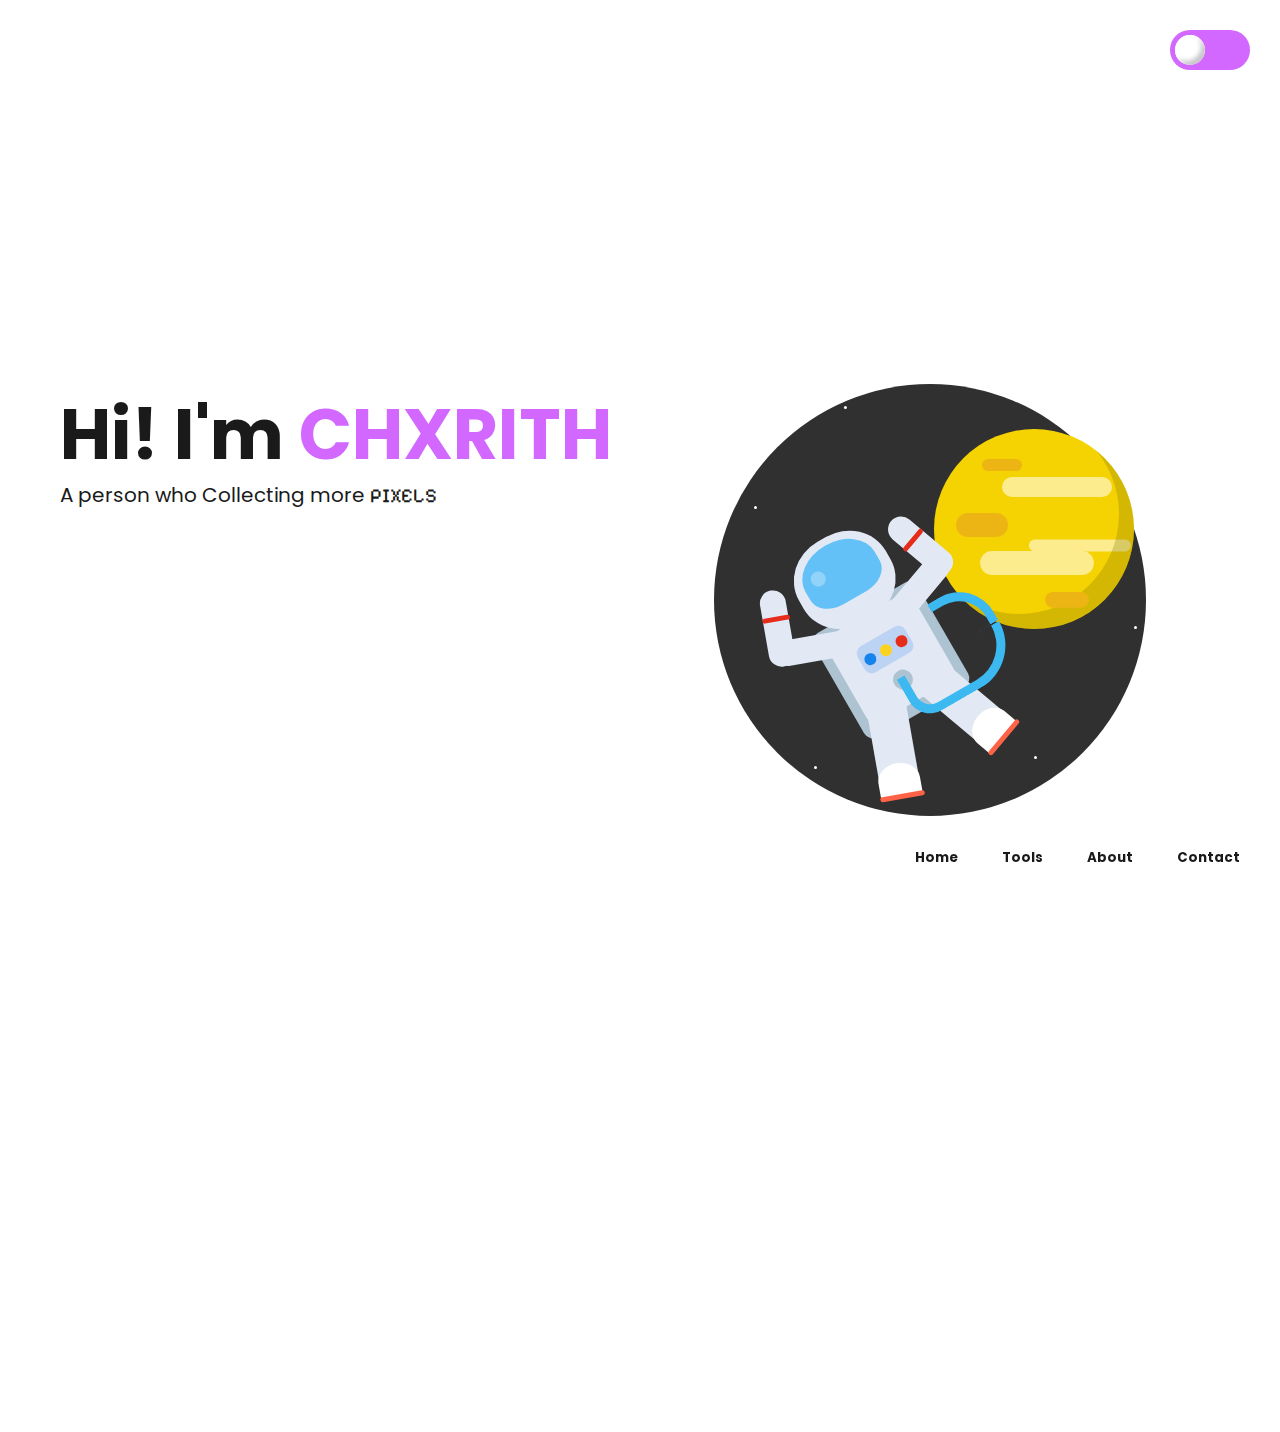
<file: index.html>
<!DOCTYPE html>
<html lang="en">
<head>
    <meta charset="UTF-8">
    <meta name="viewport" content="width=device-width, initial-scale=1.0">
    <title>CHXRITH</title>
    <link rel="stylesheet" href="styles.css">
    <!-- Pixelify Sans -->
    <link rel="stylesheet" href="https://fonts.googleapis.com/css2?family=Pixelify+Sans&display=swap">
    <!-- Font Awesome -->
    <link rel="stylesheet" href="https://cdnjs.cloudflare.com/ajax/libs/font-awesome/4.7.0/css/font-awesome.min.css">
</head>
<body>
    <header>
        <div class="switch">
          <div class="flicker"></div>
          <i class="fa-solid fa-moon"></i>
          <i class="fa-solid fa-sun"></i>
        </div>
    </header>      

    <section class="main">
      <div class="main-text">
        <h1>Hi! I'm <span class="purple">CHXRITH</span></h1>
        <p>A person who Collecting more <span class="pixelated">PIXELS</span></p>
      </div>
    </section>
    <div class="animation">
    <div class="wrapper">
      <div class="container">
        <div class="stars"></div>
        <div class="planet">
          <div class="shadow"></div>
        </div>
        <div class="astronaut">
          <div class="tank center"></div>
          <div class="suit center">
            <div class="helmet center"></div>
            <div class="buttons center"></div>
            <div class="hand-l"></div>
            <div class="hand-r"></div>
            <div class="leg-l"></div>
            <div class="leg-r"></div>
            <div class="pipe"></div>
          </div>
        </div>
      </div>
    </div>
  </div>
    <div class="button-container">
      <button onclick="window.location.href='index.html'">Home</button>
      <button onclick="window.location.href='tools.html'">Tools</button>
      <button onclick="window.location.href='about.html'">About</button>
      <button onclick="window.location.href='contact.html'">Contact</button>
    </div>
    <script src="scripts.js"></script>
</body>
</html>
</file>
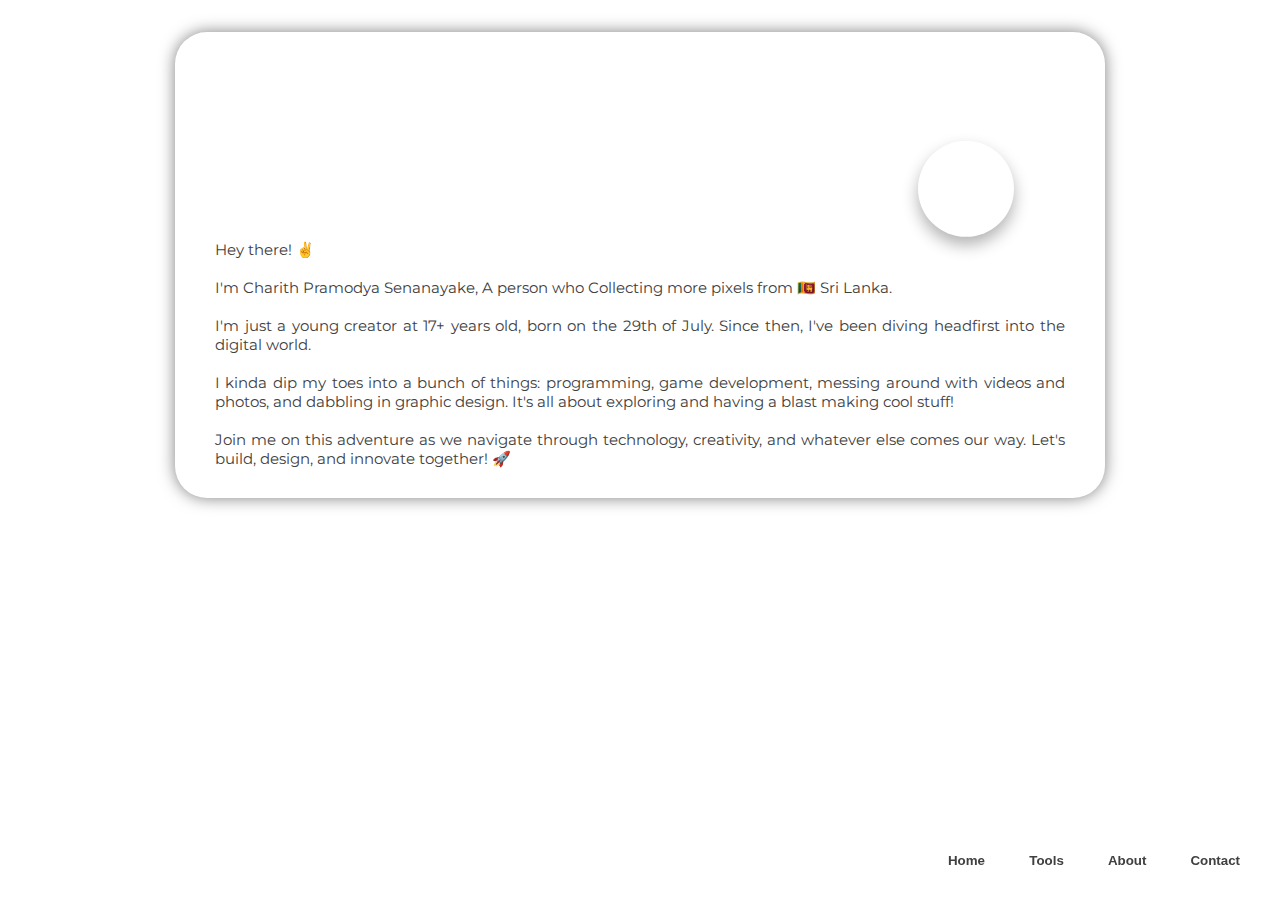
<file: about.html>
<!DOCTYPE html>
<html lang="en">
<head>
    <meta charset="UTF-8">
    <meta name="viewport" content="width=device-width, initial-scale=1.0">
    <title>CHXRITH</title>
    <!DOCTYPE html>
    <html lang="en" >      
    <style>
    @import url("https://fonts.googleapis.com/css?family=Montserrat:400,400i,700");
    body {
      font-size: 16px;
      color: #404040;
      font-family: Montserrat, sans-serif;
      background-position: center;
      background-attachment: fixed;
      margin: 0;
      padding: 2rem 0;
      display: grid;
      place-items: center;
      box-sizing: border-box;
    }
    .card {
    position: relative;
    width: 95%;
    max-width: 930px;
    margin: auto;
    display: flex;
    flex-direction: column;
    overflow-y: auto;
    box-sizing: border-box;
    padding-bottom: .5rem;
    background-color: #fff;
    border-radius: 2rem;
    box-shadow: 0px 0rem 1.0rem rgba(0, 0, 0, 0.5);
    }
    .card .banner {
      background-image: url("https://telegra.ph/file/3a222797d4728086f1687.png");
      background-position: center;
      background-repeat: no-repeat;
      background-size: cover;
      height: 11rem;
      display: flex;
      align-items: flex-end;
      justify-content: center;
      box-sizing: border-box;
    }
    .card .profile {
      background-image: url("https://telegra.ph/file/7cae31fbef7aa6aca9e55.png");
      background-size: cover;
      width: 6rem;
      height: 6rem;
      box-shadow: 0 0.5rem 1rem rgba(0,0,0,0.3);
      border-radius: 50%;
      transform: translateY(30%);
      margin-left: 70%;
      transition: transform 200ms cubic-bezier(0.18, 0.89, 0.32, 1.28);
    }
    .card .profile:hover {
      transform: translateY(30%) scale(1.3);
    }

    .card .desc {
      text-align: justify;
      padding: 1.4rem 2.5rem;
      padding-top: 2rem;
      order: 100;
      font-size: 15px;
    }
    /* Button container */
    .button-container {
    position: fixed;
    bottom: 20px;
    right: 20px;
    }

    /* Buttons */
    .button-container button {
    margin-top: 10px;
    padding: 10px 20px;
    background-color: transparent;
    color: var(--primary-dark);
    font-family: 'Poppins', sans-serif;
    border: none;
    border-radius: 5px;
    cursor: pointer;
    border-bottom: 2px solid transparent; 
    font-weight: bold;
    transition: border-bottom-color 0.3s, color 0.3s;
    }
    .button-container button:hover {
    border-bottom-color: var(--primary-dark);
    color: var(--primary-dark); 
    }


    </style>
</head>
    <body translate="no">
      <div class="card">
      <div class="banner">
      <div class="profile"></div>
      </div>
        <div class="desc">
            Hey there! ✌</br></br>I'm Charith Pramodya Senanayake, A person who Collecting more pixels from 🇱🇰 Sri Lanka.
            </br></br>I'm just a young creator at 17+ years old, born on the 29th of July. Since then, I've been diving headfirst into the digital world.
            </br></br>I kinda dip my toes into a bunch of things: programming, game development, messing around with videos and photos, and dabbling in graphic design. It's all about exploring and having a blast making cool stuff!
            </br></br>Join me on this adventure as we navigate through technology, creativity, and whatever else comes our way. Let's build, design, and innovate together! 🚀
        </div>
    </div>
    <div class="button-container">
        <button onclick="window.location.href='index.html'">Home</button>
        <button onclick="window.location.href='tools.html'">Tools</button>
        <button onclick="window.location.href='about.html'">About</button>
        <button onclick="window.location.href='contact.html'">Contact</button>
    </div>     
</body>
</html>
</file>
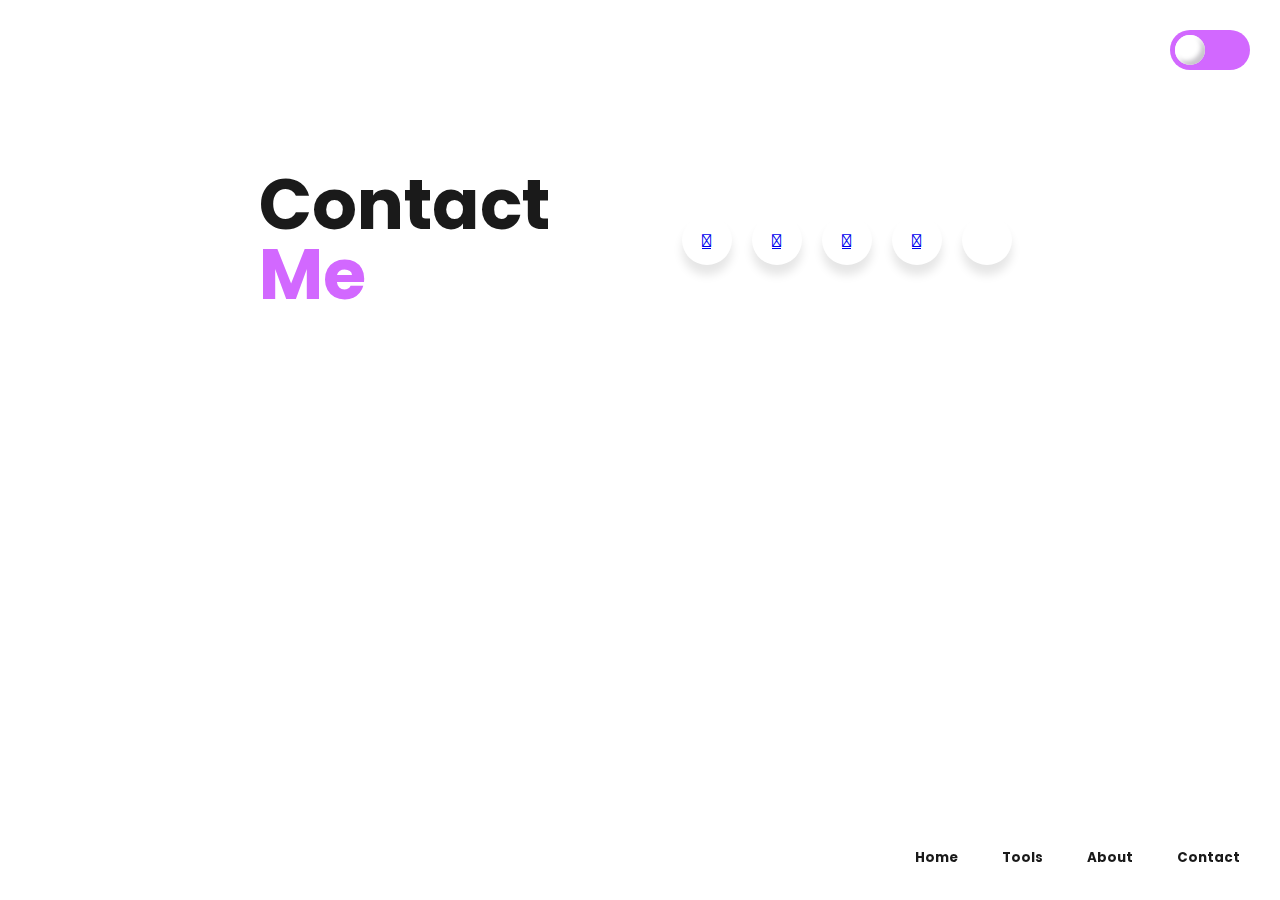
<file: contact.html>
<!DOCTYPE html>
<html lang="en">
<head>
    <meta charset="UTF-8">
    <meta name="viewport" content="width=device-width, initial-scale=1.0">
    <title>CHXRITH</title>
    <link rel="stylesheet" href="contact.css">
    <!-- Pixelify Sans -->
    <link rel="stylesheet" href="https://fonts.googleapis.com/css2?family=Pixelify+Sans&display=swap">
    <!-- Font Awesome -->
    <link rel="stylesheet" href="https://cdnjs.cloudflare.com/ajax/libs/font-awesome/4.7.0/css/font-awesome.min.css">
</head>
<body>
    <header>
        <div class="switch">
          <div class="flicker"></div>
          <i class="fa-solid fa-moon"></i>
          <i class="fa-solid fa-sun"></i>
        </div>
    </header>      

    <div class="centerd">
        <section class="main">
        <div class="main-text">
            <h1>Contact <span class="purple">Me</span></h1>
        </div>
        </section>
        <ul class="wrapper">
            <a href="https://github.com/CHXRITH">
            <li class="icon github">
            <span class="tooltip">Github</span>
            <span><i class="fab fa-facebook-f"></i></span>
            </li></a>
            <a href="https://www.linkedin.com/in/CHXRITH">
            <li class="icon linkedin">
            <span class="tooltip">Linkedin</span>
            <span><i class="fab fa-linkedin"></i></span>
            </li></a>
            <a href="https://t.me/CHXRITH">
            <li class="icon telegram">
            <span class="tooltip">Telegram</span>
            <span><i class="fab fa-telegram"></i></span>
            </li></a>
            <a href="https://codepen.io/CHXRITH">
            <li class="icon codepen">
            <span class="tooltip">Codepen</span>
            <span><i class="fab fa-codepen"></i></span>
            </li></a>
            <a href="https://www.artstation.com/chxrith">
            <li class="icon artstation">
            <span class="tooltip">Art Station</span>
            <span><i class="fab fa-artstation"></i></span>
            </li></a>
        </ul>
    </div>
    <div class="button-container">
      <button onclick="window.location.href='index.html'">Home</button>
      <button onclick="window.location.href='tools.html'">Tools</button>
      <button onclick="window.location.href='about.html'">About</button>
      <button onclick="window.location.href='contact.html'">Contact</button>
    </div>
    <script src="scripts.js"></script>
</body>
</html>
</file>
<file: styles.css>
@import url('https://fonts.googleapis.com/css2?family=Poppins:wght@100;200;300;400;500;600&display=swap');
:root {
  /* color palette */
  --primary-dark: #1a1a1a;
  --primary-light: #ffffff;
  --secondary-dark: #414141;
  --secondary-light: #e8e8e8;
  --theme-color: #d268ff;
}

body {
  overflow: hidden;
  margin: 0;
  padding: 0;
  background-color: var(--primary-light);
  font-family: 'Poppins', sans-serif;
  color: var(--primary-dark);
}

h1, h2 {
  font-weight: bold;
  margin: 10px 0;

}

h1 {
  font-size: 70px;
  line-height: 70px;
}

h2 {
  font-size: 40px;
  line-height: 40px;
  margin: 50px 0 10px 0;
}

p {
  margin: 0;
  font-size: 20px;
}
.purple{
  color: var(--theme-color);
}

.pixelated {
  font-family: 'Pixelify Sans', sans-serif;
}

.dark {
  background-color: var(--primary-dark);
  color: var(--primary-light);
}

header {
  display: flex;
  justify-content: flex-end;
  padding: 30px;
}

.switch {
  width: 80px;
  height: 40px;
  border-radius: 20px;
  background-color: var(--theme-color);
  position: relative;
}

.flicker {
  width: 30px;
  height: 30px;
  border-radius: 15px;
  background-color: var(--primary-light);
  position: absolute;
  top: 5px;
  left: 5px;
  transition: 0.3s;
  box-shadow: inset 4px 4px 4px rgb(255, 255, 255), inset -4px -4px 4px rgb(195 193 198 / 90%);
}

.moon,
.sun {
  margin-left: -35px;
  margin-top: 6px;
  opacity: 0;
  font-size: 20px;
  position: absolute;
  left: 45px;
  top: 5px;
  z-index: 1;
}

.dark .moon,
.light .sun {
  opacity: 1;
}


.dark .flicker {
  transform: translateX(40px);
}

.main {
  height: calc(100vh - 60px);
  display: flex;
  flex-direction: row;
  justify-content: space-between;
  align-items: center;
  padding: 30px;
}

.main-text {
  padding: 30px;
  margin-bottom: 200px;
}

.main-t {
  padding: 30px;
  margin: 0 auto;
  margin-bottom: 0px;
}


@media only screen and (min-width: 970px) {
  .main-text {
    width: 50%;
  }

  .square {
    height: calc(50% - 60px);
  }
}

@media only screen and (max-width: 1300px) {
  .hero-image {
    display: none;
  }
}

/* Button container */
.button-container {
  position: fixed;
  bottom: 20px;
  right: 20px;
}

/* Buttons */
.button-container button {
  margin-top: 10px;
  padding: 10px 20px;
  background-color: transparent;
  color: var(--primary-dark);
  font-family: 'Poppins', sans-serif;
  border: none;
  border-radius: 5px;
  cursor: pointer;
  border-bottom: 2px solid transparent; 
  font-weight: bold;
  transition: border-bottom-color 0.3s, color 0.3s;
}

.dark .button-container button {
  color: var(--primary-light);
}

.button-container button:hover {
  border-bottom-color: var(--primary-dark);
  color: var(--primary-dark); 
}

.dark .button-container button:hover {
  border-bottom-color: var(--primary-light);
  color: var(--primary-light); 
}


/* Animation */

.animation{
  padding: 0;
	margin: 0;
}

.wrapper {
	position: relative;
	width: 27em;
	height: 27em;
	-webkit-transform: translate(-50%, -50%);
	-ms-transform: translate(-50%, -50%);
	transform: translate(-50%, -50%);
	bottom: 400px;
	left: 930px;
}
.container {
	position: relative;
	height: 27em;
	border-radius: 50%;
	background-color: rgb(48, 48, 48);
}
a {
	font-family: "Poppins", sans-serif;
	display: block;
	text-align: center;
	font-size: 1.4em;
	padding: 1em 0;
	margin-top: 2em;
	border-radius: 0.4em;
	background-color: #fbd31f;
	color: #171640;
	text-decoration: none;
}
.center {
	-webkit-transform: translateX(-50%);
	-ms-transform: translateX(-50%);
	transform: translateX(-50%);
	left: 50%;
}
.planet {
	height: 12.5em;
	width: 12.5em;
	border-radius: 50%;
	position: absolute;
	background-color: #f5d201;
	top: 2.81em;
	left: 13.75em;
}
.planet:before {
	position: absolute;
	content: "";
	background-color: #fcec8e;
	height: 1.25em;
	width: 6.87em;
	border-radius: 0.62em;
	top: 3em;
	left: 4.25em;
	-webkit-box-shadow: 1.43em 3.65em 0 -0.25em #fcec8e,
		-1.25em 4.75em 0 0.12em #fcec8e;
	box-shadow: 1.43em 3.65em 0 -0.25em #fcec8e, -1.25em 4.75em 0 0.12em #fcec8e;
}
.planet:after {
	position: absolute;
	content: "";
	background-color: #edb514;
	height: 0.75em;
	width: 2.5em;
	border-radius: 0.46em;
	top: 1.87em;
	left: 3em;
	-webkit-box-shadow: -1.25em 3.75em 0 0.37em #edb514,
		4.06em 8.43em 0 0.12em #edb514;
	box-shadow: -1.25em 3.75em 0 0.37em #edb514, 4.06em 8.43em 0 0.12em #edb514;
}
.shadow {
	position: absolute;
	background-color: transparent;
	-webkit-box-shadow: 0.93em 0.93em rgba(134, 123, 5, 0.3);
	box-shadow: 0.93em 0.93em rgba(134, 123, 5, 0.3);
	height: 12.5em;
	width: 12.5em;
	border-radius: 50%;
	bottom: 0.93em;
	right: 0.93em;
}
.astronaut {
	position: absolute;
	height: 17.5em;
	width: 15.62em;
	top: 8.5em;
	left: 3.25em;
	-webkit-transform: rotate(-30deg);
	-ms-transform: rotate(-30deg);
	transform: rotate(-30deg);
	-webkit-animation: float 5s infinite;
	animation: float 5s infinite;
}
@-webkit-keyframes float {
	50% {
		-webkit-transform: rotate(-30deg) translateY(1.87em);
		transform: rotate(-30deg) translateY(1.87em);
	}
}
@keyframes float {
	50% {
		-webkit-transform: rotate(-30deg) translateY(1.87em);
		transform: rotate(-30deg) translateY(1.87em);
	}
}
.suit {
	position: absolute;
	background-color: #e2e9f4;
	height: 6.25em;
	width: 6.25em;
	border-radius: 10%;
	top: 5.5em;
}
.helmet {
	background-color: #e2e9f4;
	height: 5.8125em;
	width: 6.25em;
	border-radius: 45%;
	position: absolute;
	top: -5.43em;
}
.helmet:before {
	position: absolute;
	content: "";
	background-color: #64c1f7;
	height: 3.75em;
	width: 5em;
	border-radius: 60% 60% 40% 40%;
	left: 0.62em;
	top: 0.43em;
}
.helmet:after {
	content: "";
	position: absolute;
	background-color: rgba(255, 255, 255, 0.3);
	height: 0.93em;
	width: 0.93em;
	border-radius: 50%;
	left: 1.25em;
	top: 1.56em;
}
.tank {
	position: absolute;
	background-color: #aec3d2;
	height: 7.5em;
	width: 7.5em;
	border-radius: 0.62em;
	top: 5em;
}
.buttons {
	background-color: #bdd3f3;
	width: 3.43em;
	height: 1.87em;
	border-radius: 0.5em;
	position: absolute;
	top: 1.56em;
}
.buttons:after {
	position: absolute;
	content: "";
	height: 0.75em;
	width: 0.75em;
	border-radius: 50%;
	background-color: #1683ed;
	top: 0.62em;
	left: 0.25em;
	-webkit-box-shadow: 1.12em 0 #fbd31f, 2.25em 0 #e62c1b;
	box-shadow: 1.12em 0 #fbd31f, 2.25em 0 #e62c1b;
}
.buttons:before {
	position: absolute;
	content: "";
	height: 1.25em;
	width: 1.25em;
	border-radius: 50%;
	background-color: #aec3d2;
	top: 2.5em;
	left: 1.12em;
}
.hand-l,
.hand-r {
	position: absolute;
	height: 1.62em;
	width: 4.68em;
	background-color: #e2e9f4;
	border-radius: 2.5em;
	top: -0.62em;
}
.hand-l {
	-webkit-transform: rotate(20deg);
	-ms-transform: rotate(20deg);
	transform: rotate(20deg);
	left: -3.12em;
}
.hand-r {
	-webkit-transform: rotate(-20deg);
	-ms-transform: rotate(-20deg);
	transform: rotate(-20deg);
	right: -3.12em;
}
.hand-l:before,
.hand-r:before {
	position: absolute;
	content: "";
	height: 1.62em;
	width: 4.81em;
	background-color: #e2e9f4;
	border-radius: 1.62em;
	bottom: 1.62em;
}
.hand-r:before {
	left: 1.87em;
	-webkit-transform: rotate(90deg);
	-ms-transform: rotate(90deg);
	transform: rotate(90deg);
}
.hand-l:before {
	right: 1.87em;
	-webkit-transform: rotate(-90deg);
	-ms-transform: rotate(-90deg);
	transform: rotate(-90deg);
}
.hand-l:after,
.hand-r:after {
	position: absolute;
	content: "";
	background-color: #e62c1b;
	width: 1.75em;
	height: 0.34em;
	border-radius: 0.81em;
	top: -1.56em;
}
.hand-l:after {
	left: -0.43em;
}
.hand-r:after {
	right: -0.43em;
}
.leg-l,
.leg-r {
	height: 6.25em;
	width: 2.5em;
	background-color: #e2e9f4;
	position: absolute;
	top: 5em;
}
.leg-l {
	left: -0.75em;
	-webkit-transform: rotate(20deg);
	-ms-transform: rotate(20deg);
	transform: rotate(20deg);
}
.leg-r {
	right: -0.75em;
	-webkit-transform: rotate(-20deg);
	-ms-transform: rotate(-20deg);
	transform: rotate(-20deg);
}
.leg-l:before,
.leg-r:before {
	position: absolute;
	content: "";
	background-color: #ffffff;
	width: 2.68em;
	height: 2.18em;
	border-radius: 50% 50% 0 0;
	top: 4.06em;
	left: -0.09em;
}
.leg-l:after,
.leg-r:after {
	position: absolute;
	content: "";
	background-color: #ff6347;
	width: 2.81em;
	height: 0.31em;
	border-radius: 1em;
	bottom: -0.09em;
	left: -0.15em;
}
.pipe {
	position: absolute;
	background-color: transparent;
	height: 2.5em;
	width: 6.25em;
	border: 0.62em solid #3cb9f0;
	border-top: none;
	border-radius: 0 0 3.75em 1.87em;
	left: 2.81em;
	top: 4.5em;
}
.pipe:before {
	position: absolute;
	content: "";
	background-color: transparent;
	height: 2.5em;
	width: 2.81em;
	border: 0.62em solid #3cb9f0;
	border-left: none;
	border-bottom: none;
	top: -3.12em;
	left: 3.43em;
	border-radius: 0 2.5em 0 0;
}
.stars {
	background-color: #ffffff;
	width: 0.2em;
	height: 0.2em;
	border-radius: 50%;
	position: absolute;
	top: 7.6em;
	left: 2.5em;
	-webkit-box-shadow: 4.37em 9.37em #ffffff, 5.62em -6.25em #ffffff,
		17.5em 15.62em #ffffff, 23.75em 7.5em #ffffff, 3.75em 16.25em #ffffff;
	box-shadow: 4.37em 9.37em #ffffff, 5.62em -6.25em #ffffff,
		17.5em 15.62em #ffffff, 23.75em 7.5em #ffffff, 3.75em 16.25em #ffffff;
	-webkit-animation: twinkle 3s infinite;
	animation: twinkle 3s infinite;
}
@-webkit-keyframes twinkle {
	50% {
		opacity: 0.2;
	}
}
@keyframes twinkle {
	50% {
		opacity: 0.2;
	}
}
.fab {
	color: #ff0000;
}
@media screen and (max-width: 500px) {
	.wrapper {
		font-size: 10px;
	}
}
</file>
<file: contact.css>
@import url("https://fonts.googleapis.com/css2?family=Poppins&display=swap");

:root {
    /* color palette */
    --primary-dark: #1a1a1a;
    --primary-light: #ffffff;
    --secondary-dark: #414141;
    --secondary-light: #e8e8e8;
    --theme-color: #d268ff;
  }

  
body {
    overflow: hidden;
    margin: 0;
    padding: 0;
    background-color: var(--primary-light);
    font-family: 'Poppins', sans-serif;
    color: var(--primary-dark);
}

header {
    display: flex;
    justify-content: flex-end;
    padding: 30px;
}

.dark {
    background-color: var(--primary-dark);
    color: var(--primary-light);
}

.centerd{
    display: flex;
    justify-content: center;
    align-items: center;
    padding: 60px;
}

h1, h2 {
    font-weight: bold;
    margin: 10px 0;
  
}
  
h1 {
    font-size: 70px;
    line-height: 70px;
}

.purple{
    color: var(--theme-color);
}

.main-t {
    padding: 30px;
    margin: 0 auto;
    margin-bottom: 350px;
}
  
* {
  margin: 0;
  padding: 0;
  box-sizing: border-box;
}

*:focus,
*:active {
  outline: none !important;
  -webkit-tap-highlight-color: transparent;
}

.wrapper {
  display: inline-flex;
  list-style: none;
}

.wrapper .icon {
  position: relative;
  background: #ffffff;
  border-radius: 50%;
  padding: 15px;
  margin: 10px;
  width: 50px;
  height: 50px;
  font-size: 18px;
  display: flex;
  justify-content: center;
  align-items: center;
  flex-direction: column;
  box-shadow: 0 10px 10px rgba(0, 0, 0, 0.1);
  cursor: pointer;
  transition: all 0.2s cubic-bezier(0.68, -0.55, 0.265, 1.55);
}

.wrapper .tooltip {
  position: absolute;
  top: 0;
  font-size: 14px;
  background: #ffffff;
  color: #ffffff;
  padding: 5px 8px;
  border-radius: 5px;
  box-shadow: 0 10px 10px rgba(0, 0, 0, 0.1);
  opacity: 0;
  pointer-events: none;
  transition: all 0.3s cubic-bezier(0.68, -0.55, 0.265, 1.55);
}

.wrapper .tooltip::before {
  position: absolute;
  content: "";
  height: 8px;
  width: 8px;
  background: #ffffff;
  bottom: -3px;
  left: 50%;
  transform: translate(-50%) rotate(45deg);
  transition: all 0.3s cubic-bezier(0.68, -0.55, 0.265, 1.55);
}

.wrapper .icon:hover .tooltip {
  top: -45px;
  opacity: 1;
  visibility: visible;
  pointer-events: auto;
}

.wrapper .icon:hover span,
.wrapper .icon:hover .tooltip {
  text-shadow: 0px -1px 0px rgba(0, 0, 0, 0.1);
}

.wrapper .linkedin:hover,
.wrapper .linkedin:hover .tooltip,
.wrapper .linkedin:hover .tooltip::before {
  background: #1DA1F2;
  color: #ffffff;
}

.wrapper .telegram:hover,
.wrapper .telegram:hover .tooltip,
.wrapper .telegram:hover .tooltip::before {
  background: #309ce0;
  color: #ffffff;
}

.wrapper .artstation:hover,
.wrapper .artstation:hover .tooltip,
.wrapper .artstation:hover .tooltip::before {
  background: #309ce0;
  color: #ffffff;
}

.wrapper .github:hover,
.wrapper .github:hover .tooltip,
.wrapper .github:hover .tooltip::before {
  background: #333333;
  color: #ffffff;
}

.wrapper .codepen:hover,
.wrapper .codepen:hover .tooltip,
.wrapper .codepen:hover .tooltip::before {
  background: #333333;
  color: #ffffff;
}

/* Button container */
.button-container {
    position: fixed;
    bottom: 20px;
    right: 20px;
  }
  
  /* Buttons */
  .button-container button {
    margin-top: 10px;
    padding: 10px 20px;
    background-color: transparent;
    color: var(--primary-dark);
    font-family: 'Poppins', sans-serif;
    border: none;
    border-radius: 5px;
    cursor: pointer;
    border-bottom: 2px solid transparent; 
    font-weight: bold;
    transition: border-bottom-color 0.3s, color 0.3s;
  }
  
  .dark .button-container button {
    color: var(--primary-light);
  }
  
  .button-container button:hover {
    border-bottom-color: var(--primary-dark);
    color: var(--primary-dark); 
  }
  
  .dark .button-container button:hover {
    border-bottom-color: var(--primary-light);
    color: var(--primary-light); 
  }
  
 /* switch */

 .switch {
    width: 80px;
    height: 40px;
    border-radius: 20px;
    background-color: var(--theme-color);
    position: relative;
  }
  
  .flicker {
    width: 30px;
    height: 30px;
    border-radius: 15px;
    background-color: var(--primary-light);
    position: absolute;
    top: 5px;
    left: 5px;
    transition: 0.3s;
    box-shadow: inset 4px 4px 4px rgb(255, 255, 255), inset -4px -4px 4px rgb(195 193 198 / 90%);
  }
  
  .moon,
  .sun {
    margin-left: -35px;
    margin-top: 6px;
    opacity: 0;
    font-size: 20px;
    position: absolute;
    left: 45px;
    top: 5px;
    z-index: 1;
  }
  
  .dark .moon,
  .light .sun {
    opacity: 1;
  }
  
  
  .dark .flicker {
    transform: translateX(40px);
  }
  
  @media only screen and (min-width: 970px) {
    .main-text {
      width: 50%;
    }
  
    .square {
      height: calc(50% - 60px);
    }
  }
  
  @media only screen and (max-width: 1300px) {
    .hero-image {
      display: none;
    }
  }
</file>
